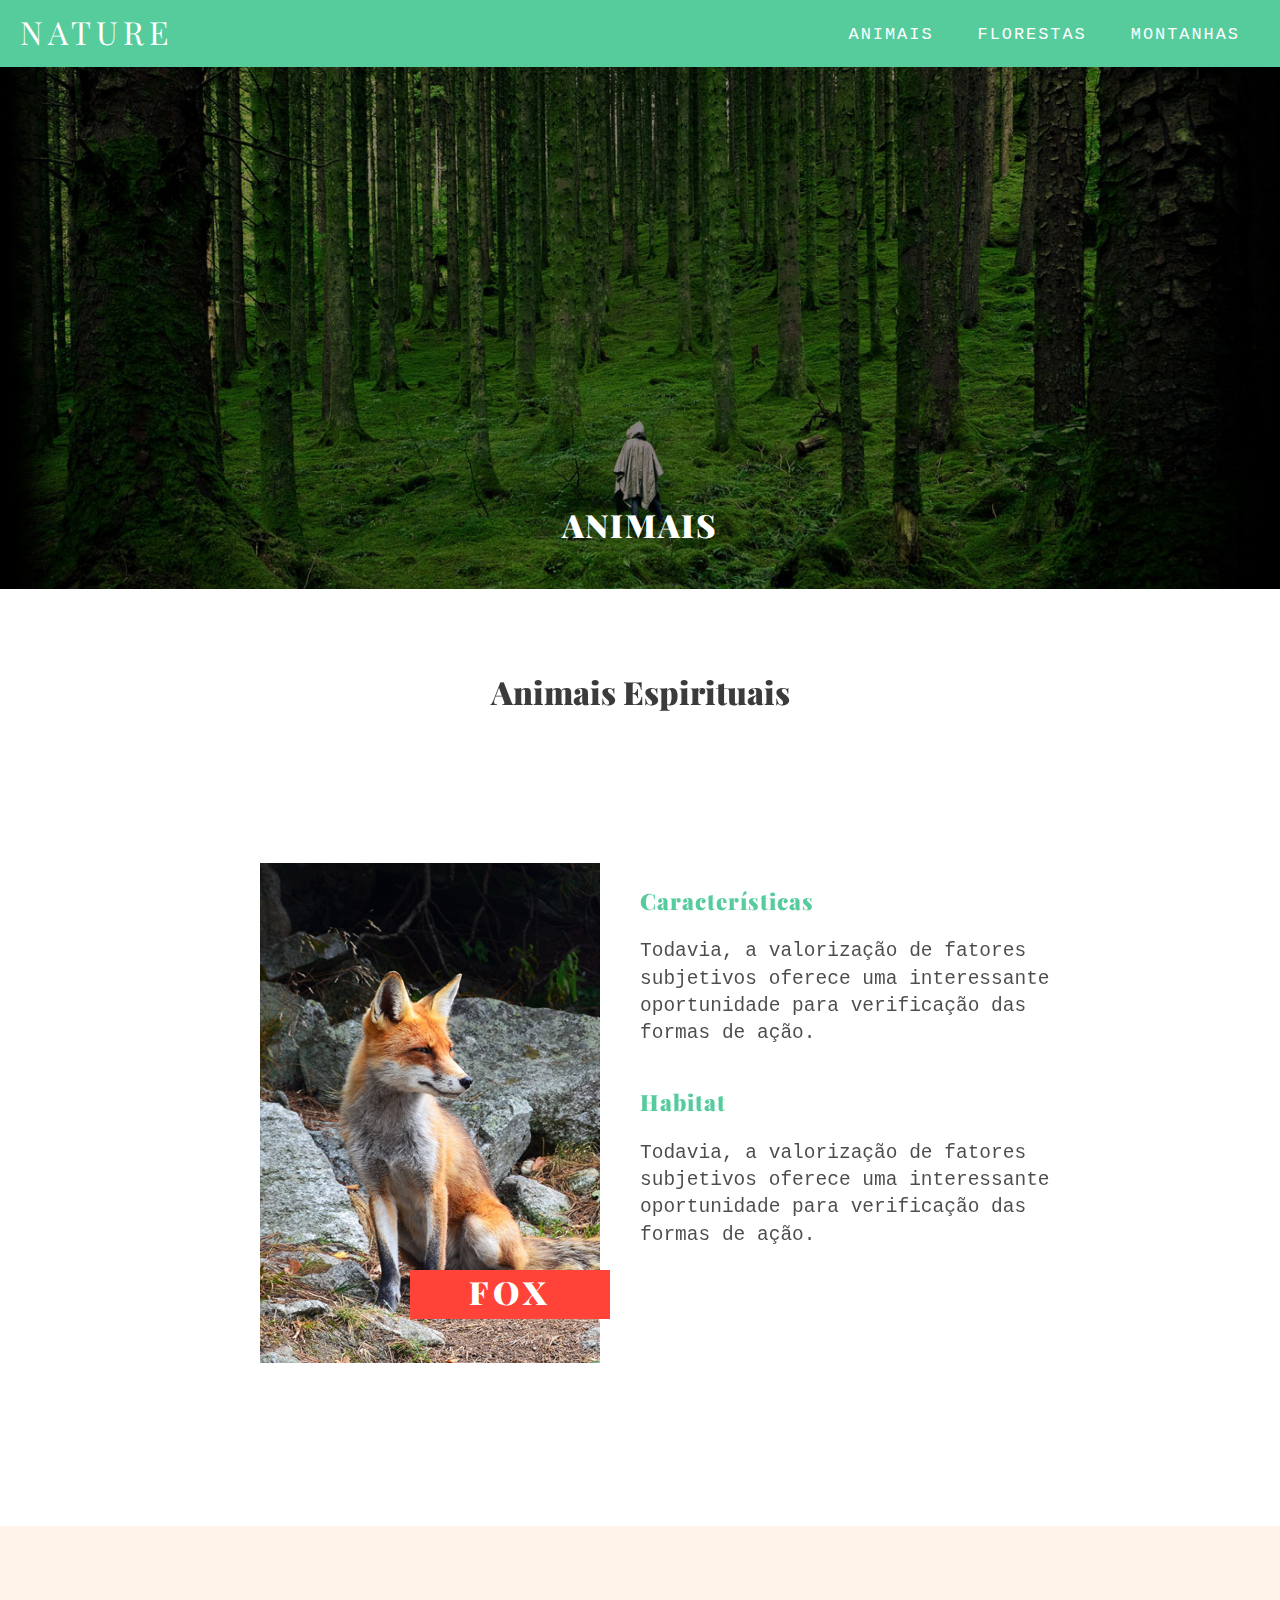
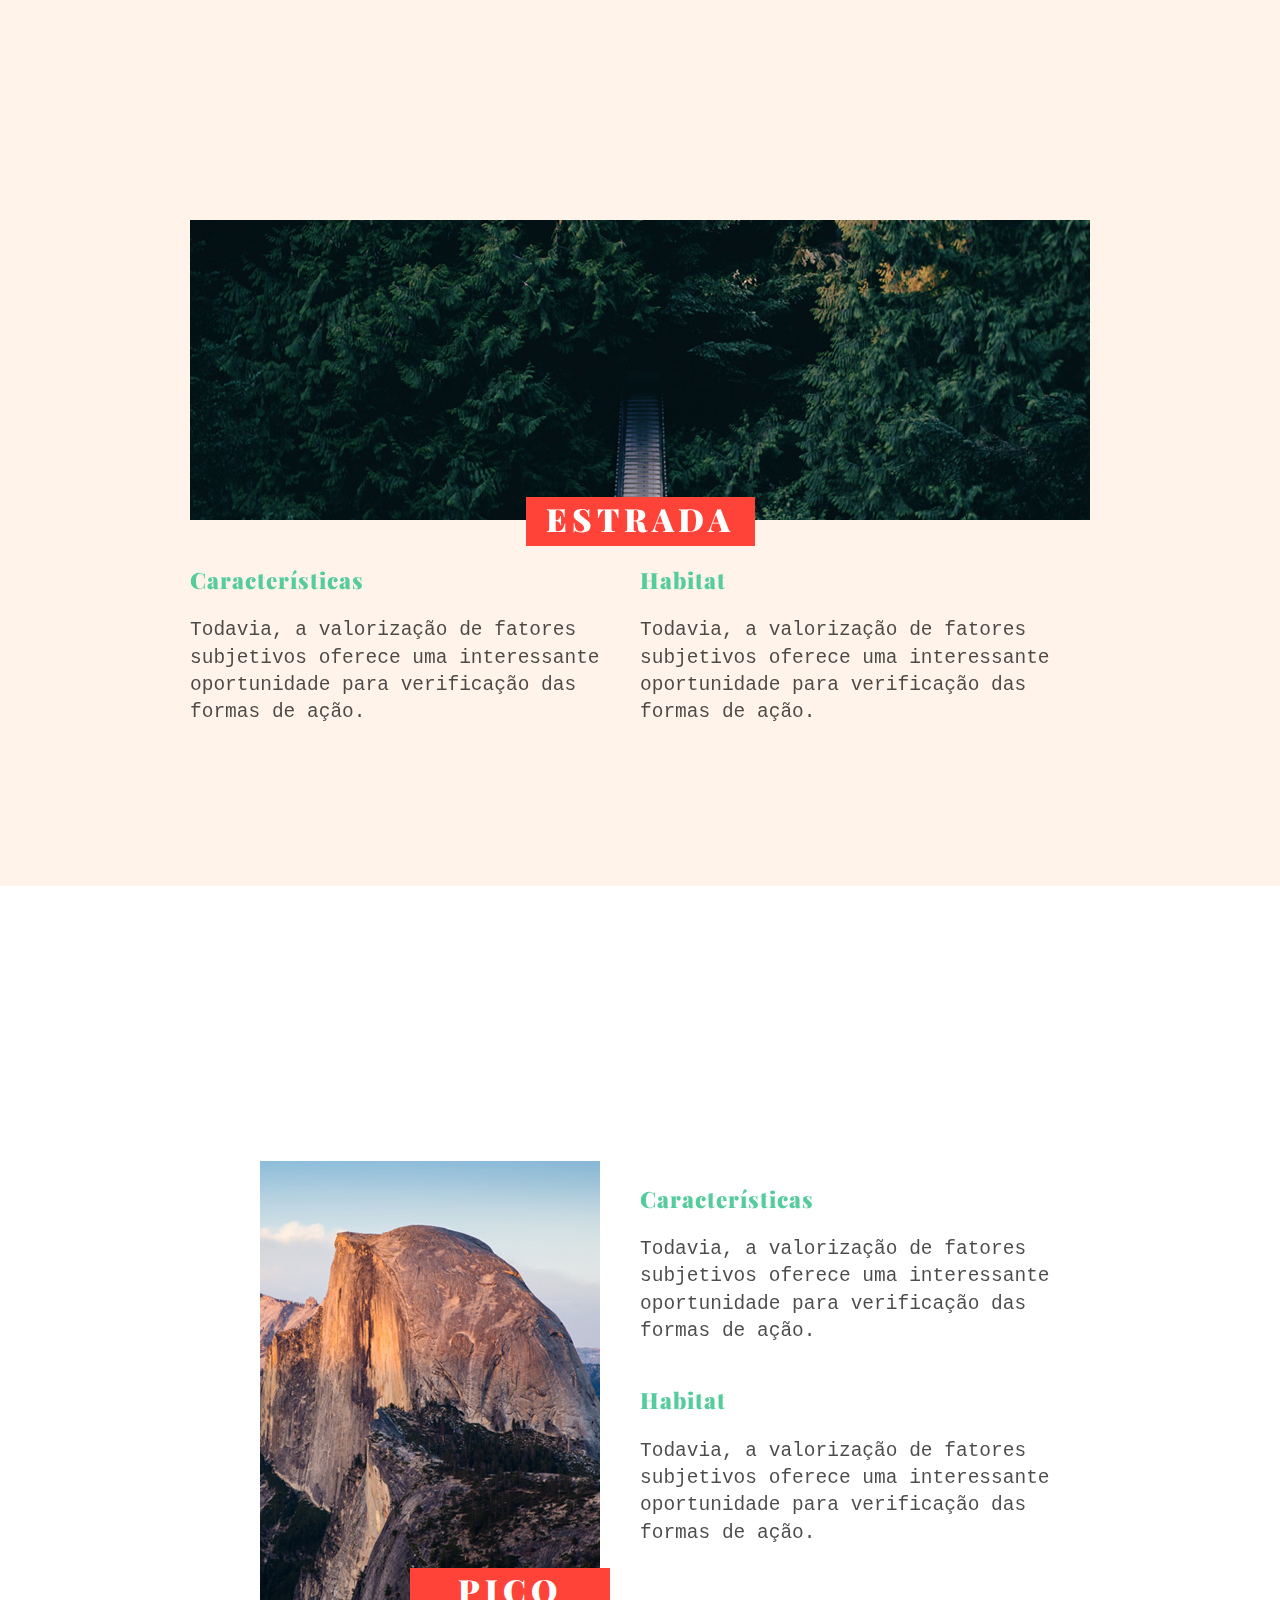
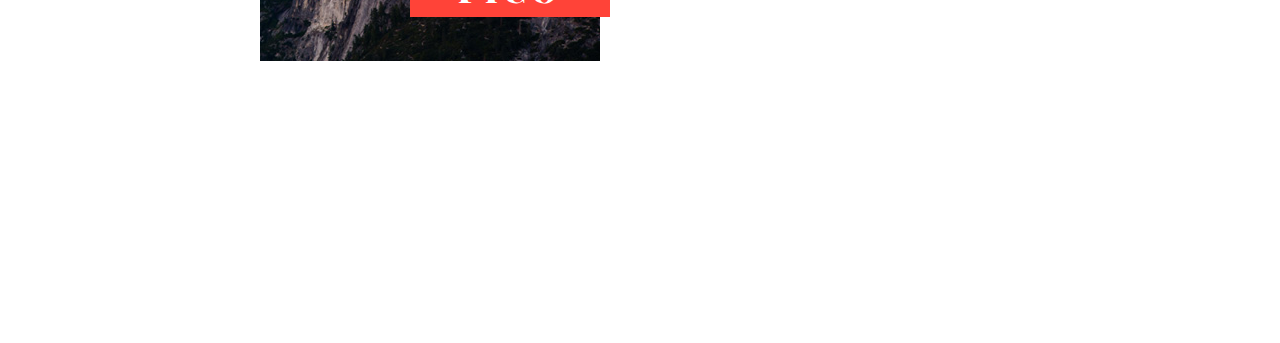
<file: index.html>
<!DOCTYPE html>
<html>
<head>
	<title>Nature - Scroll</title>
	<meta charset="utf-8">
	<link href="https://fonts.googleapis.com/css?family=Playfair+Display:900" rel="stylesheet">
	<link rel="stylesheet" type="text/css" href="css/style.css">
</head>
<body>

	<script type="text/javascript">
		document.documentElement.className += ' js';
	</script>
	
	<header class="menu">
		<a class="logo" href="/">Nature</a>
		<span class="mobile-btn"></span>
		<nav class="menu-nav mobile-menu">
			<ul>
				<li><a href="#animais">Animais</a></li>
				<li><a href="#florestas">Florestas</a></li>
				<li><a href="#montanhas">Montanhas</a></li>
			</ul>
		</nav>
	</header>
	
	<section class="introducao slide">
		<div>
			<img src="img/slide/slide-1.jpg" alt="Animais">
			<h2>Animais</h2>
		</div>
		<div>
			<img src="img/slide/slide-2.jpg" alt="Florestas">
			<h2>Florestas</h2>
		</div>
		<div>
			<img src="img/slide/slide-3.jpg" alt="Montanhas">
			<h2>Montanhas</h2>
		</div>
	</section>

	<section class="container animais" data-group="animais" id="animais">

		<h1 data-anime="scroll">Animais Espirituais</h1>

		<ul class="tab-menu" data-anime="scroll">
			<li><a href="#fox" data-click="fox">Fox</a></li>
			<li><a href="#firefox" data-click="firefox">FireFox</a></li>
			<li><a href="#wolf" data-click="wolf">Wolf</a></li>
		</ul>

		<div class="item" id="fox" data-target="fox">
			<div class="item-img">
				<img src="img/fox.jpg" alt="Fox">
				<h2>Fox</h2>
			</div>
			<div class="item-info">
				<h3>Características</h3>
				<p>Todavia, a valorização de fatores subjetivos oferece uma interessante oportunidade para verificação das formas de ação.</p>
				<h3>Habitat</h3>
				<p>Todavia, a valorização de fatores subjetivos oferece uma interessante oportunidade para verificação das formas de ação.</p>
			</div>
		</div>

		<div class="item" id="firefox" data-target="firefox">
			<div class="item-img">
				<img src="img/firefox.jpg" alt="FireFox">
				<h2>FireFox</h2>
			</div>
			<div class="item-info">
				<h3>Características</h3>
				<p>Todavia, a valorização de fatores subjetivos oferece uma interessante oportunidade para verificação das formas de ação.</p>
				<h3>Habitat</h3>
				<p>Todavia, a valorização de fatores subjetivos oferece uma interessante oportunidade para verificação das formas de ação.</p>
			</div>
		</div>

		<div class="item" id="wolf" data-target="wolf">
			<div class="item-img">
				<img src="img/wolf.jpg" alt="wolf">
				<h2>Wolf</h2>
			</div>
			<div class="item-info">
				<h3>Características</h3>
				<p>Todavia, a valorização de fatores subjetivos oferece uma interessante oportunidade para verificação das formas de ação.</p>
				<h3>Habitat</h3>
				<p>Todavia, a valorização de fatores subjetivos oferece uma interessante oportunidade para verificação das formas de ação.</p>
			</div>
		</div>

	</section>

	<section class="florestas" data-group="florestas" id="florestas">
	<div class="container">
		<h1 data-anime="scroll">Florestas Termais</h1>

		<ul class="tab-menu" data-anime="scroll">
			<li><a href="#estrada" data-click="estrada">Estrada</a></li>
			<li><a href="#sol" data-click="sol">Sol</a></li>
			<li><a href="#verde" data-click="verde">Verde</a></li>
		</ul>

		<div class="item" id="estrada" data-target="estrada">
			<div class="item-img">
				<img src="img/estrada.jpg" alt="Estrada">
				<h2>Estrada</h2>
			</div>
			<div class="item-info">
			<div>
				<h3>Características</h3>
				<p>Todavia, a valorização de fatores subjetivos oferece uma interessante oportunidade para verificação das formas de ação.</p>
			</div>
			<div>
				<h3>Habitat</h3>
				<p>Todavia, a valorização de fatores subjetivos oferece uma interessante oportunidade para verificação das formas de ação.</p>
			</div>
			</div>
		</div>

		<div class="item" id="sol" data-target="sol">
			<div class="item-img">
				<img src="img/sol.jpg" alt="Sol">
				<h2>Sol</h2>
			</div>
			<div class="item-info">
			<div>
				<h3>Características</h3>
				<p>Todavia, a valorização de fatores subjetivos oferece uma interessante oportunidade para verificação das formas de ação.</p>
			</div>
			<div>
				<h3>Habitat</h3>
				<p>Todavia, a valorização de fatores subjetivos oferece uma interessante oportunidade para verificação das formas de ação.</p>
			</div>	
			</div>
		</div>

		<div class="item" id="verde" data-target="verde">
			<div class="item-img">
				<img src="img/verde.jpg" alt="Verde">
				<h2>Verde</h2>
			</div>
			<div class="item-info">
			<div>
				<h3>Características</h3>
				<p>Todavia, a valorização de fatores subjetivos oferece uma interessante oportunidade para verificação das formas de ação.</p>
			</div>
			<div>
				<h3>Habitat</h3>
				<p>Todavia, a valorização de fatores subjetivos oferece uma interessante oportunidade para verificação das formas de ação.</p>
			</div>
			</div>
		</div>
	</div>
	</section>
	
	
<section class="container montanhas" data-group="montanhas" id="montanhas">

		<h1 data-anime="scroll">Montanhas da Alma</h1>

		<ul class="tab-menu" data-anime="scroll">
			<li><a href="#pico" data-click="pico">Pico</a></li>
			<li><a href="#montanha" data-click="montanha">Montanha</a></li>
			<li><a href="#monte" data-click="monte">Monte</a></li>
		</ul>

		<div class="item" id="pico" data-target="pico">
			<div class="item-img">
				<img src="img/pico.jpg" alt="Pico">
				<h2>Pico</h2>
			</div>
			<div class="item-info">
				<h3>Características</h3>
				<p>Todavia, a valorização de fatores subjetivos oferece uma interessante oportunidade para verificação das formas de ação.</p>
				<h3>Habitat</h3>
				<p>Todavia, a valorização de fatores subjetivos oferece uma interessante oportunidade para verificação das formas de ação.</p>
			</div>
		</div>

		<div class="item" id="montanha" data-target="montanha">
			<div class="item-img">
				<img src="img/montanha.jpg" alt="Montanha">
				<h2>Montanha</h2>
			</div>
			<div class="item-info">
				<h3>Características</h3>
				<p>Todavia, a valorização de fatores subjetivos oferece uma interessante oportunidade para verificação das formas de ação.</p>
				<h3>Habitat</h3>
				<p>Todavia, a valorização de fatores subjetivos oferece uma interessante oportunidade para verificação das formas de ação.</p>
			</div>
		</div>

		<div class="item" id="monte" data-target="monte">
			<div class="item-img">
				<img src="img/monte.jpg" alt="Monte">
				<h2>Monte</h2>
			</div>
			<div class="item-info">
				<h3>Características</h3>
				<p>Todavia, a valorização de fatores subjetivos oferece uma interessante oportunidade para verificação das formas de ação.</p>
				<h3>Habitat</h3>
				<p>Todavia, a valorização de fatores subjetivos oferece uma interessante oportunidade para verificação das formas de ação.</p>
			</div>
		</div>

	</section>	
	
	<script type="text/javascript" src="js/jquery-3.1.1.min.js"></script>
	<script type="text/javascript" src="js/app.js"></script>
</body>
</html>
</file>
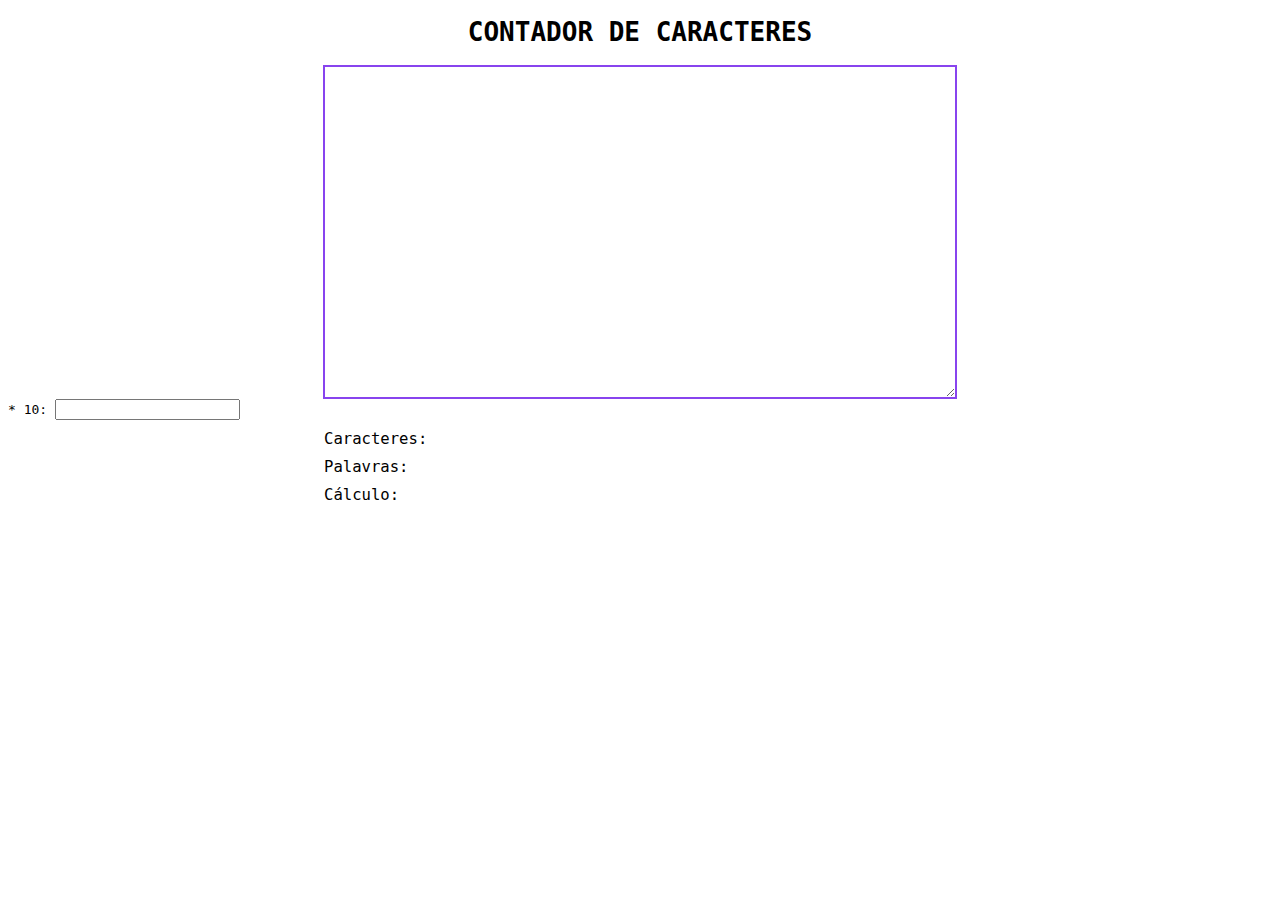
<file: contador-caracteres/index.html>
<!DOCTYPE html>
<html>
<head>
	<meta charset="utf-8">
	<title>Contador de Caracteres</title>
	<link rel="stylesheet" type="text/css" href="css/style.css">
</head>
<body>

	<h1>Contador de Caracteres</h1>
	<form>
		<textarea></textarea>
		<label>
			* 10: <input type="text">
		</label>
	</form>
	<p>Caracteres: <span class="caracteres"></span></p>
	<p>Palavras: <span class="palavras"></span></p>
	<p>Cálculo: <span class="calculo"></span></p>
	
	<script type="text/javascript" src="js/jquery-3.1.1.min.js"></script>
	<script type="text/javascript" src="js/app.js"></script>
</body>
</html>
</file>
<file: css/style.css>
* {
	box-sizing: border-box;
}

body {
	margin: 0px;
	padding-top: 40px;
	padding-bottom: 120px;
}

.menu {
	background: #56CC9D;
	position: fixed;
	width: 100%;
	top: 0;
	z-index: 100;
}

.menu nav {
	text-align: right;
	padding: 10px 20px 0 0;
}

.menu nav ul {
	padding: 0px;
	margin: 0px;
}

.menu nav li {
	display: inline-block;
	text-align: right;
}

.menu nav li a {
	display: block;
	color: white;
	padding: 15px 20px;
	text-decoration: none;
	font-family: monospace;
	text-transform: uppercase;
	font-size: 1.3em;
	letter-spacing: 2px;
	float: left;
}

.menu nav li a::after {
	content: '';
	display: block;
	background: white;
	height: 2px;
	width: 0;
	transition: .3s;
}

.menu nav li a:hover::after, .menu nav li a.active::after {
	width: 100%;
}

.logo {
	display: block;
	color: white;
	width: 200px;
	padding: 10px 10px 14px 20px;
	text-decoration: none;
	font-family: 'Playfair Display';
	text-transform: uppercase;
	letter-spacing: 5px;
	font-size: 2em;
	float: left;
}

.container {
	max-width: 900px;
	margin: 0 auto;
	padding: 60px 0;
}

.container::after {
	content: '';
	display: table;
	clear: both;
}

.tab-menu {
	text-align: center;
	margin: 20px 0 40px 0;
}

.tab-menu li {
	display: inline-block;
}

.tab-menu li a {
	display: inline-block;
	color: #56CC9D;
	border: 4px solid;
	padding: 10px 0px;
	width: 200px;
	margin: 20px;
	text-decoration: none;
	font-family: 'Playfair Display';
	text-transform: uppercase;
	letter-spacing: 2px;
}
	
h1, h2, h3 {
	font-family: 'Playfair Display';
	font-weight: 900;
}

h1 {
	font-size: 2em;
	text-align: center;
	color: #3B3B3B;
}

.item h2 {
	display: inline-block;
	padding: 0 20px 6px 20px;
	min-width: 200px;
	text-align: center;
	font-size: 2em;
	text-transform: uppercase;
	position: relative;
	top: -120px;
	right: -10px;
	background:  #FF4338;
	color: white;
	letter-spacing: 5px;
}

h3 {
	font-size: 1.4em;
	letter-spacing: 1px;
	color: #56CC9D;
}

p {
	font-family: monospace;
	font-size: 1.5em;
	line-height: 1.4;
	color: rgba(0,0,0,.7);
	margin-bottom: 40px;
}

.item-img img {
	display: block;
	max-width: 100%;
	float: right;
}

.item {
	overflow: hidden;
}

.item-img {
	width: 50%;
	float: left;
	text-align: right;
	padding-right: 40px;
	position: relative;
}

.item-info {
	width: 50%;
	float: left;
}

.florestas {
	background: #FFF3EA;
}

.florestas .item-img {
	width: 100%;
	text-align: center;
	margin-bottom: -80px;
	padding: 0px;
}

.florestas h2 {
	top: -50px;
	right: auto;
}

.florestas .item {
	margin: 60px 0;
}

.florestas .item-info {
	width: 100%;
}

.item-info > div {
	width: 50%;
	float: left;
}

.js [data-target] {
	opacity: 0;
	visibility: hidden;
	transform: translate3d(-50px,0,0);
	position: absolute;
	top: 0;
}

.js [data-click].active {
	background: #56CC9D;
	color: white;
	border-color: #56CC9D;
}

.js [data-target].active {
	opacity: 1;
	visibility: visible;
	transition: .3s;
	position: relative;
	top: auto;
	transform: translate3d(0px,0,0);
}

@media only screen and (max-width: 768px) {

.mobile-btn {
	display: block;
	color: white;
	width: 36px;
	height: 36px;
	border-top: 4px solid;
	margin: 20px 20px 0 0;
	float: right;
	position: relative;
	cursor: pointer;
	-webkit-backface-visibility: hidden;
}

.mobile-btn::after, .mobile-btn::before {
	content: '';
	display: block;
	height: 4px;
	margin-top: 6px;
	background: currentColor;
	position: relative;
	transition: transform .2s ease;
}

.mobile-btn.active {
	border-top-color: transparent;
}

.mobile-btn.active::after {
	margin-top: 0px;
	top: 2px;
	transform: rotate(45deg);
}

.mobile-btn.active::before {
	margin-top: 0px;
	top: 6px;
	transform: rotate(135deg);
}

.menu-nav.mobile-menu {
	position: fixed;
	background: #56CC9D;
	padding: 10px;
	top: 60px;
	right: 0px;
	opacity: 0;
	visibility: hidden;
	transform: translate3d(60px, 0px, 0px);
	transition: .3s;
}

.menu-nav.mobile-menu.active {
	opacity: 1;
	visibility: visible;
	transform: translate3d(0px, 0px, 0px);
}

.menu-nav.mobile-menu li {
	display: block;
}

.menu-nav.mobile-menu li a {
	border-top: 2px solid;
	width: 100%;
	text-align: center;
}
	
}

.introducao {
	background: black;
}

.introducao h2 {
	color: white;
	text-align: center;
	font-size: 2em;
	text-transform: uppercase;
	letter-spacing: 2px;
	margin-top: -2em;
	margin-bottom: 2em;
	line-height: 0;
}

.introducao img {
	display: block;
	margin: 0 auto;
	max-width: 100%;
}

.slide {
	position: relative;
	overflow: hidden;
}

.slide > * {
	width: 100%;
	position: absolute;
	opacity: 0;
	transition: .5s;
}

.slide > .active {
	position: relative;
	opacity: 1;
}

.js [data-anime] {
	opacity: 0;
	transform: translate3d(0, -50px,0);
	transition: .3s;
}

.js [data-anime].animate {
	opacity: 1;
	transform: translate3d(0,0,0);
}

/* https://medium.com/trainingcenter/descomplicando-spas-caa8f57bdbf3 */
</file>
<file: contador-caracteres/css/style.css>
body {
	font-family: monospace;
}

h1 {
	text-align: center;
	text-transform: uppercase;
}

form textarea {
	display: block;
	margin: 0 auto;
	width: 100%;
	height: 300px;
	max-width: 600px;
	padding: 15px;
	font-size: 1.2em;
	font-family: monospace;
	border: 2px solid #8844ee;
}

form textarea:focus {
	outline: none;
	border-color: black; 
}

p {
	margin: 10px auto;
	max-width: 632px;
	font-size: 1.2em;
}

p > span {
	color: #84e;
	font-weight: bold;
}
</file>
